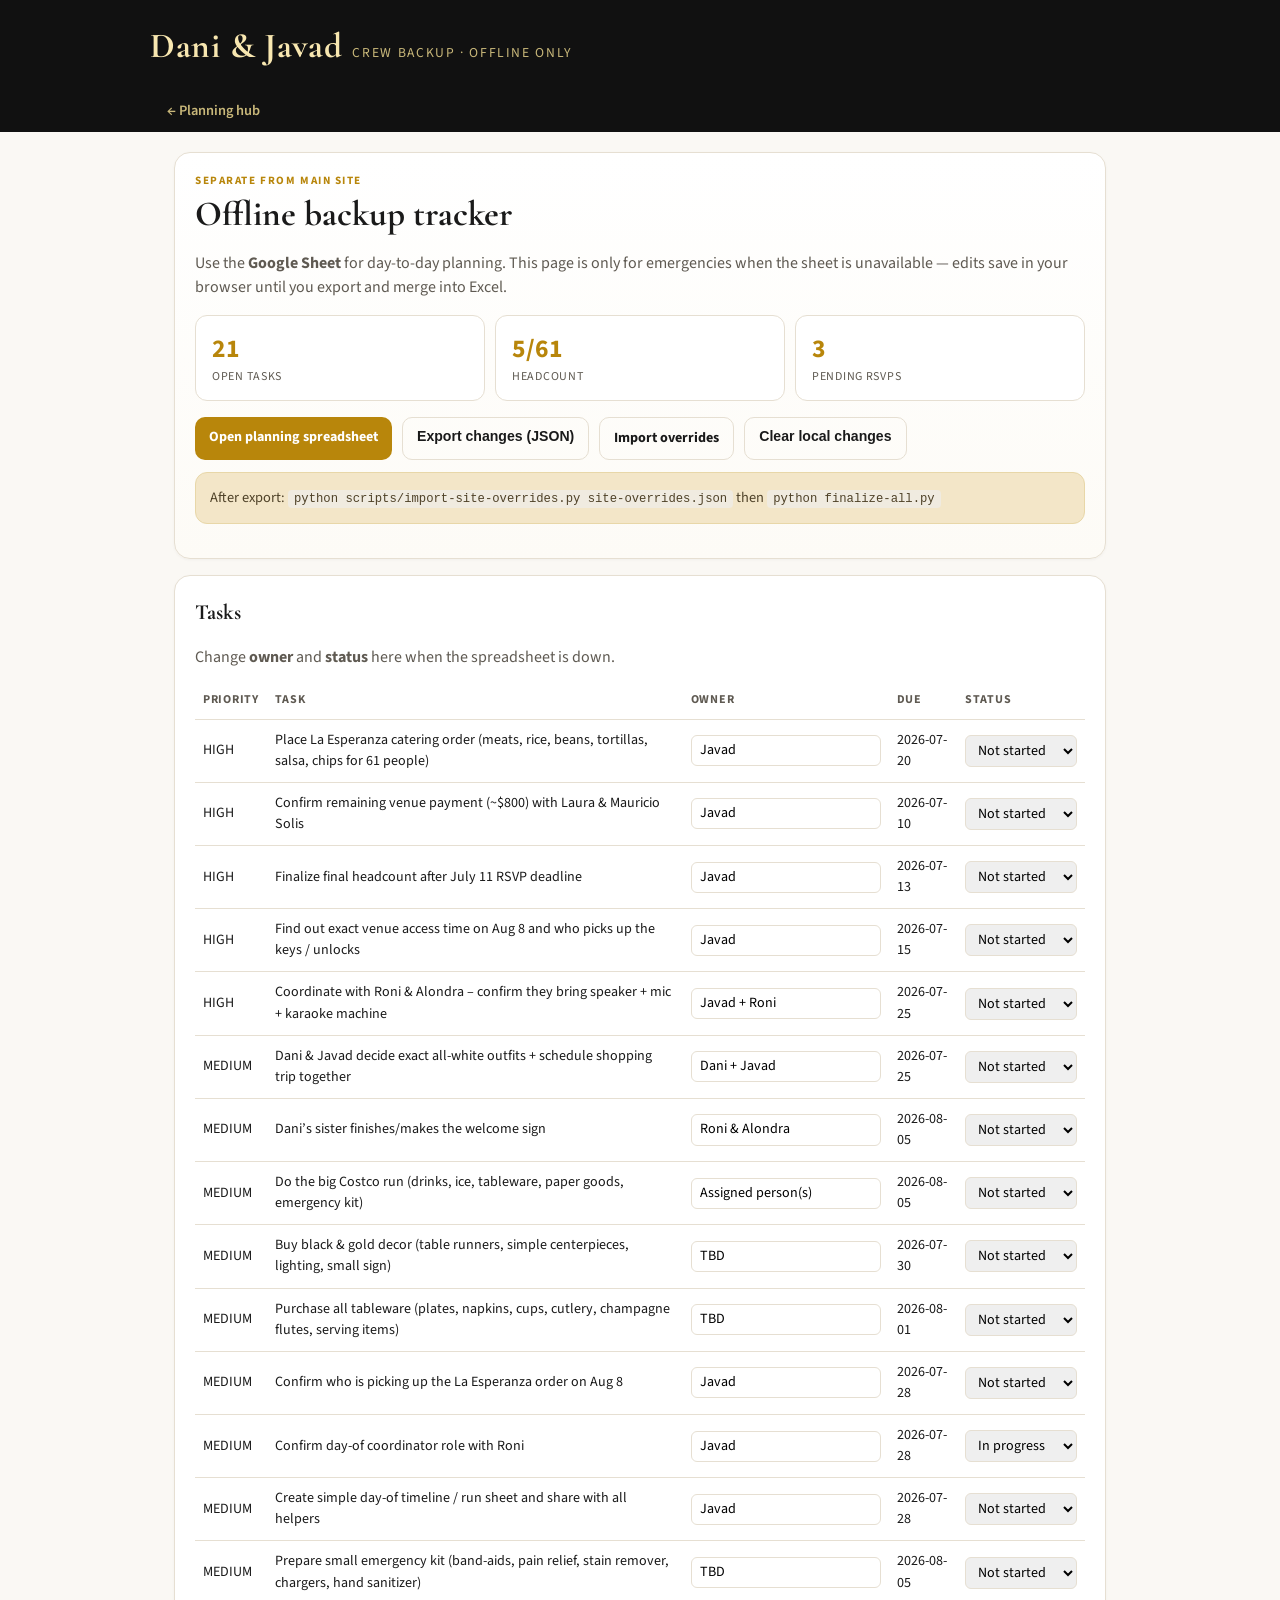
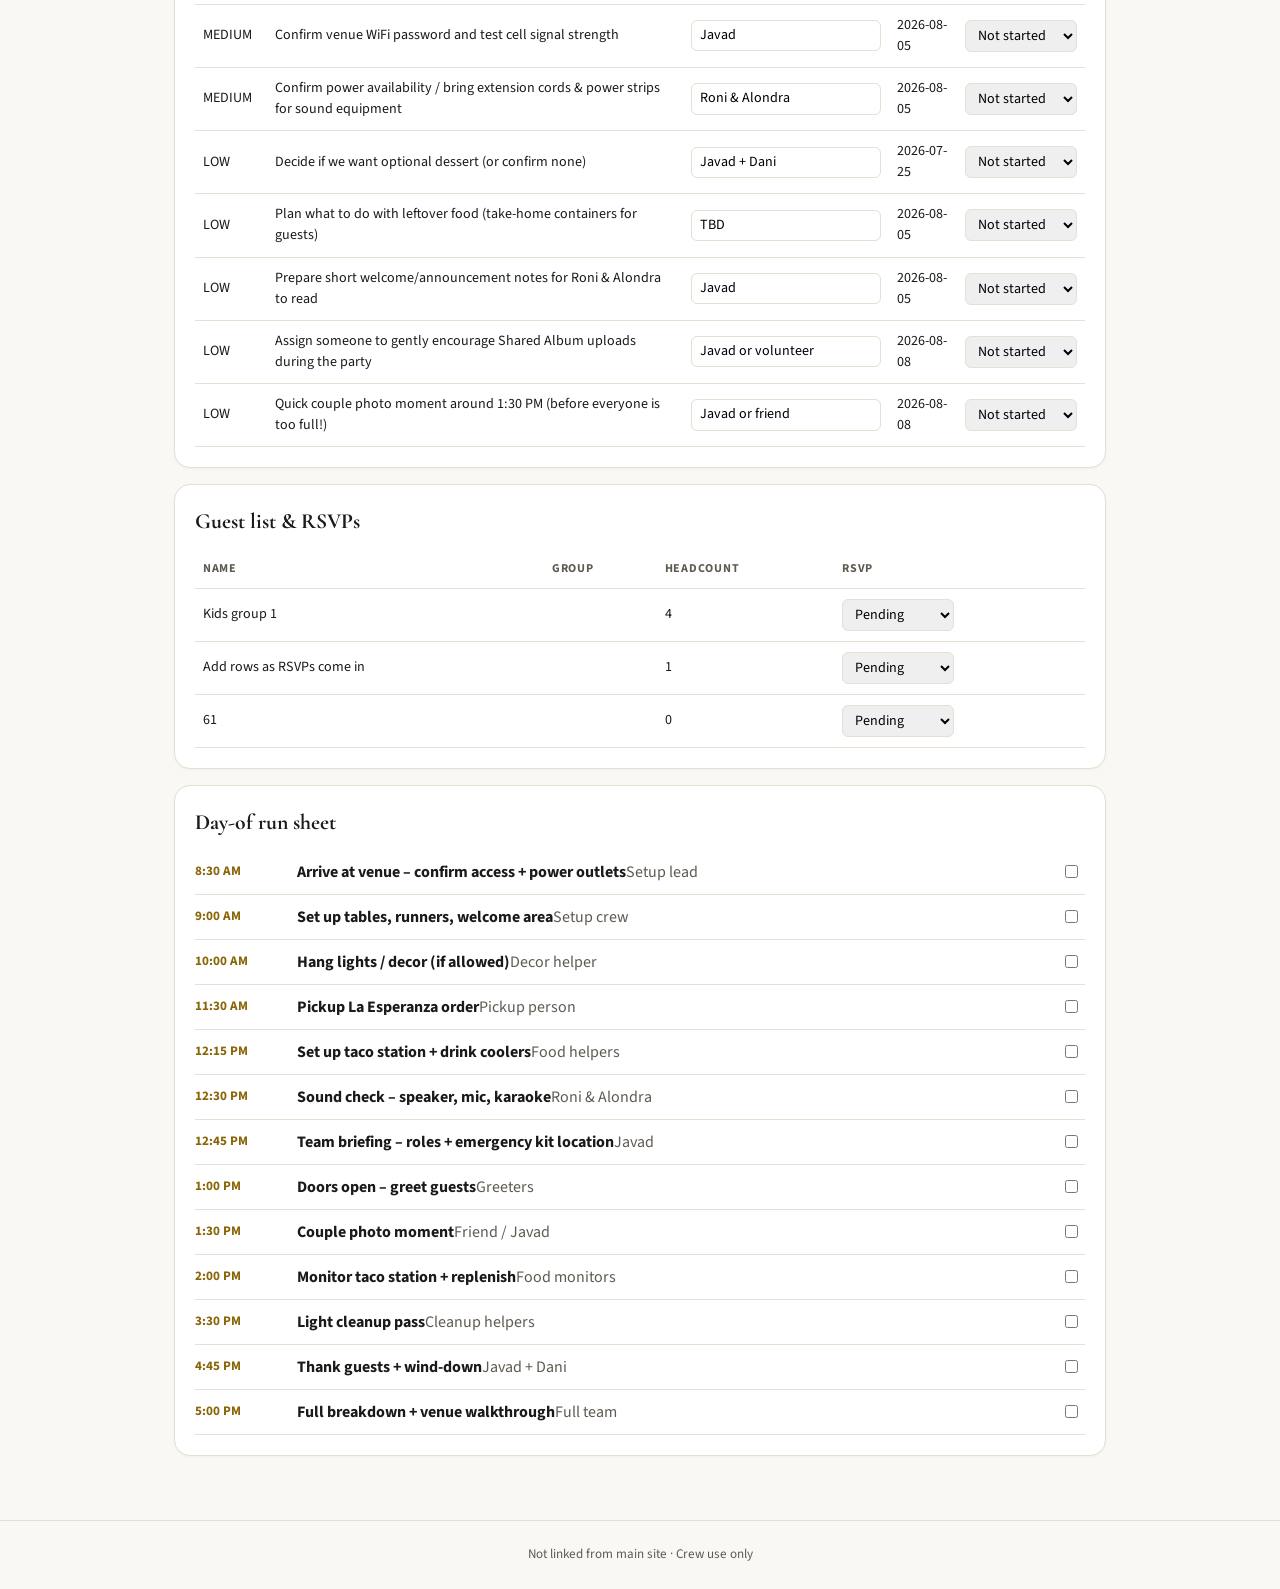
<file: crew-backup.html>
<!DOCTYPE html>
<html lang="en">
<head>
  <meta charset="UTF-8" />
  <meta name="viewport" content="width=device-width, initial-scale=1.0" />
  <meta name="robots" content="noindex, nofollow" />
  <title>Crew backup tracker — Dani &amp; Javad</title>
  <link href="https://fonts.googleapis.com/css2?family=Cormorant+Garamond:wght@600;700&family=Source+Sans+3:wght@400;600;700&display=swap" rel="stylesheet" />
  <link rel="stylesheet" href="styles.css" />
</head>
<body>
  <header class="site-header">
    <div class="site-header-inner">
      <div class="brand"><h1>Dani &amp; Javad</h1><span>Crew backup · offline only</span></div>
      <nav class="tabs" aria-label="Navigation">
        <a class="tab" href="index.html">← Planning hub</a>
      </nav>
    </div>
  </header>
  <main>
    <section class="panel hero-panel">
      <div class="label">Separate from main site</div>
      <h2 class="page-title">Offline backup tracker</h2>
      <p class="muted" id="manage-note">Use the <strong>Google Sheet</strong> for day-to-day planning. This page is only for emergencies when the sheet is unavailable — edits save in your browser until you export and merge into Excel.</p>
      <div class="stats">
        <div class="stat"><div class="num" id="stat-open">—</div><div class="lbl">Open tasks</div></div>
        <div class="stat"><div class="num" id="stat-guests">—</div><div class="lbl">Headcount</div></div>
        <div class="stat"><div class="num" id="stat-rsvp">—</div><div class="lbl">Pending RSVPs</div></div>
      </div>
      <div class="hero-actions">
        <a class="btn" href="https://docs.google.com/spreadsheets/d/1OM-zo0rfFiY0KM1G1baqGDpkikHExgEqZTfag3ZvRxw/edit?usp=sharing" target="_blank" rel="noopener">Open planning spreadsheet</a>
        <button type="button" class="btn btn-outline" id="export-overrides">Export changes (JSON)</button>
        <label class="btn btn-outline file-btn">Import overrides<input type="file" id="import-overrides-file" accept="application/json" hidden /></label>
        <button type="button" class="btn btn-outline" id="clear-overrides">Clear local changes</button>
      </div>
      <p class="note" style="margin-top:12px;">After export: <code>python scripts/import-site-overrides.py site-overrides.json</code> then <code>python finalize-all.py</code></p>
    </section>

    <section class="panel">
      <h3 class="section-title">Tasks</h3>
      <p class="muted" style="margin-bottom:12px;">Change <strong>owner</strong> and <strong>status</strong> here when the spreadsheet is down.</p>
      <datalist id="owner-suggestions"></datalist>
      <div class="table-wrap">
        <table class="data-table">
          <thead><tr><th>Priority</th><th>Task</th><th>Owner</th><th>Due</th><th>Status</th></tr></thead>
          <tbody id="task-table-body"></tbody>
        </table>
      </div>
    </section>

    <section class="panel">
      <h3 class="section-title">Guest list &amp; RSVPs</h3>
      <div class="table-wrap">
        <table class="data-table">
          <thead><tr><th>Name</th><th>Group</th><th>Headcount</th><th>RSVP</th></tr></thead>
          <tbody id="guest-table-body"></tbody>
        </table>
      </div>
    </section>

    <section class="panel">
      <h3 class="section-title">Day-of run sheet</h3>
      <ul class="run-list manage-run" id="manage-run-sheet"></ul>
    </section>
  </main>
  <footer class="site-footer">Not linked from main site · Crew use only</footer>
  <script src="config.js"></script>
  <script src="js/offline-store.js"></script>
  <script src="js/site-core.js"></script>
  <script src="js/manage.js"></script>
</body>
</html>
</file>
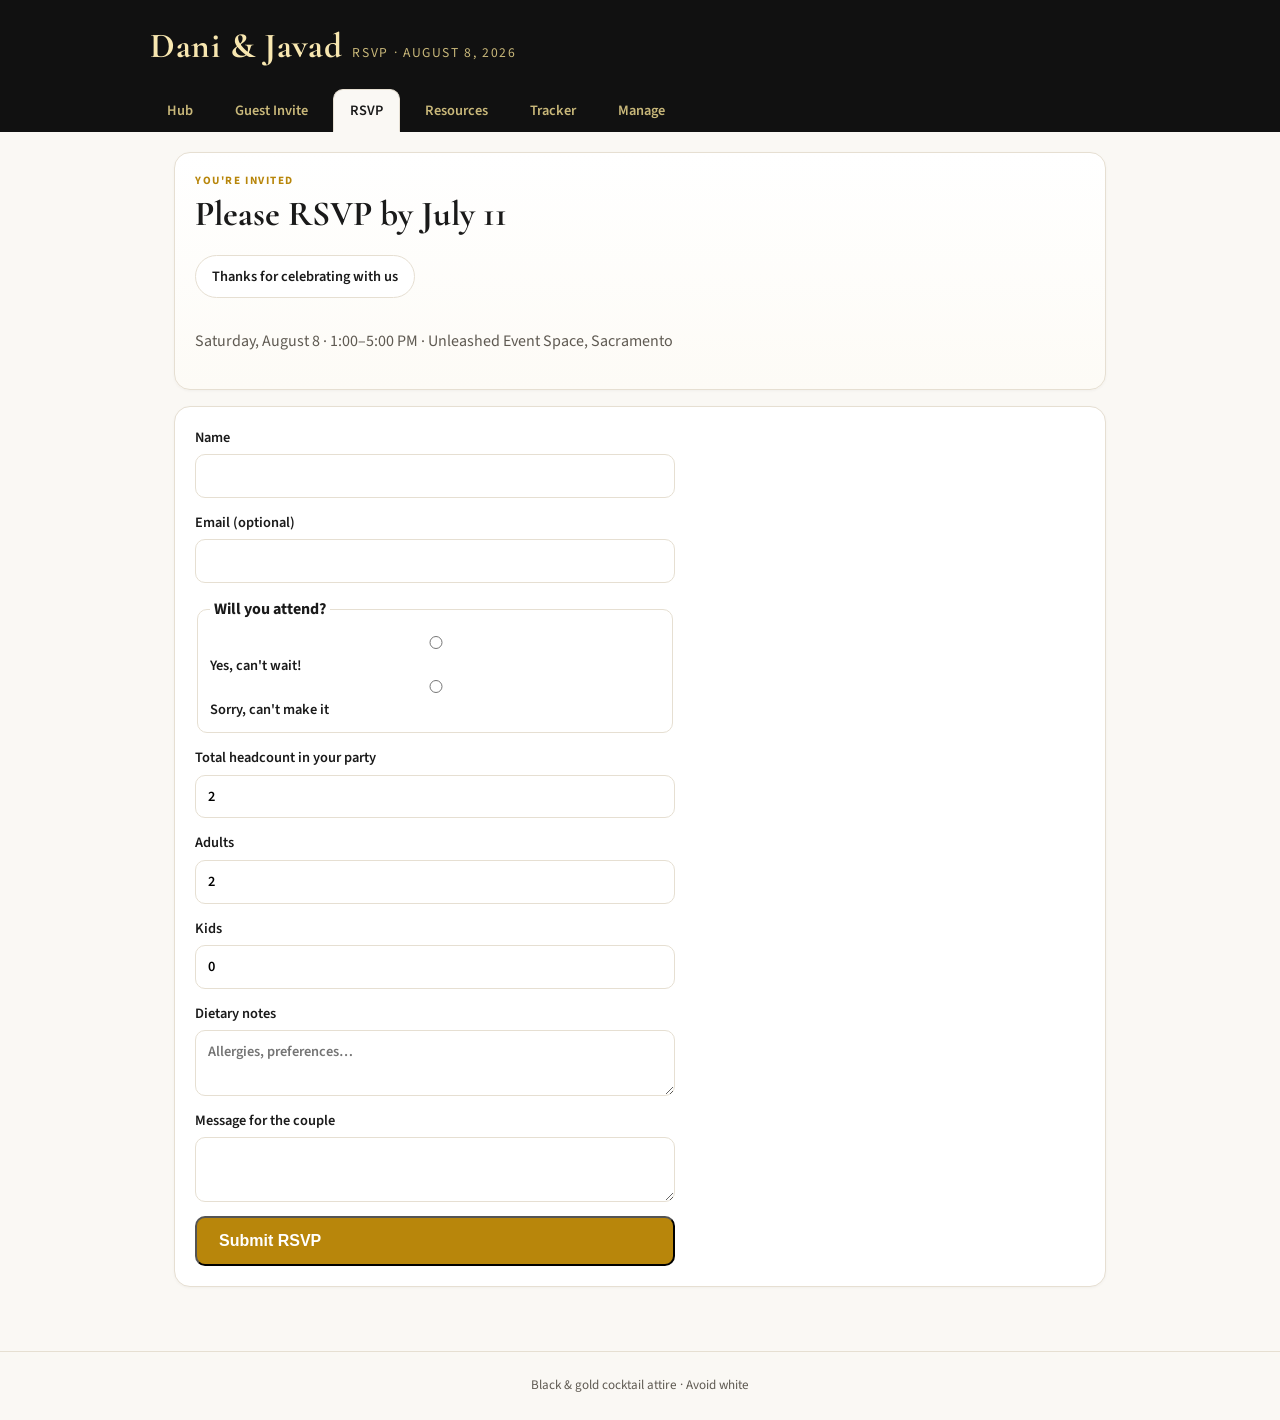
<file: crew/rsvp.html>
<!DOCTYPE html>
<html lang="en">
<head>
  <meta charset="UTF-8" />
  <meta name="viewport" content="width=device-width, initial-scale=1.0" />
  <meta name="robots" content="noindex" />
  <title>RSVP — Dani &amp; Javad Engagement Party</title>
  <link href="https://fonts.googleapis.com/css2?family=Cormorant+Garamond:wght@600;700&family=Source+Sans+3:wght@400;600;700&display=swap" rel="stylesheet" />
  <link rel="stylesheet" href="../styles.css" />
</head>
<body>
  <header class="site-header">
    <div class="site-header-inner">
      <div class="brand"><h1>Dani &amp; Javad</h1><span>RSVP · August 8, 2026</span></div>
      <nav class="tabs" aria-label="Planning sections">
        <a class="tab" href="index.html">Hub</a>
        <a class="tab" href="../index.html">Guest Invite</a>
        <span class="tab active" aria-current="page">RSVP</span>
        <a class="tab" href="resources.html">Resources</a>
        <a class="tab" href="tracker.html">Tracker</a>
        <a class="tab" href="manage.html">Manage</a>
      </nav>
    </div>
  </header>
  <main>
    <section class="panel hero-panel">
      <div class="label">You're invited</div>
      <h2 class="page-title">Please RSVP by July 11</h2>
      <p class="pill" id="rsvp-countdown" role="status"></p>
      <p class="muted">Saturday, August 8 · 1:00–5:00 PM · Unleashed Event Space, Sacramento</p>
    </section>

    <section class="panel">
      <form id="rsvp-form" class="rsvp-form">
        <label>Name <input name="name" required autocomplete="name" /></label>
        <label>Email (optional) <input name="email" type="email" autocomplete="email" /></label>
        <fieldset>
          <legend>Will you attend?</legend>
          <label><input type="radio" name="attending" value="yes" required /> Yes, can't wait!</label>
          <label><input type="radio" name="attending" value="no" /> Sorry, can't make it</label>
        </fieldset>
        <label>Total headcount in your party <input name="headcount" type="number" min="1" max="20" value="2" required /></label>
        <label>Adults <input name="adults" type="number" min="0" max="20" value="2" /></label>
        <label>Kids <input name="kids" type="number" min="0" max="20" value="0" /></label>
        <label>Dietary notes <textarea name="dietary" rows="2" placeholder="Allergies, preferences…"></textarea></label>
        <label>Message for the couple <textarea name="message" rows="2"></textarea></label>
        <button type="submit" class="btn btn-lg">Submit RSVP</button>
      </form>
      <div id="rsvp-success" class="note success-panel" hidden></div>
    </section>
  </main>
  <footer class="site-footer">Black &amp; gold cocktail attire · Avoid white</footer>
  <script src="../config.js"></script>
  <script src="../js/offline-store.js"></script>
  <script src="../js/site-core.js"></script>
  <script src="../js/rsvp.js"></script>
</body>
</html>
</file>
<file: styles.css>
:root {
  --ink: #1a1a1a;
  --gold: #b8860b;
  --gold-soft: #f3e6c8;
  --gold-deep: #8a6508;
  --muted: #5f5a52;
  --line: #e6dfd2;
  --white: #fff;
  --high: #fce4d6;
  --bg: #faf8f4;
  --header-bg: #111;
  --header-text: #f8e7b0;
}

* { box-sizing: border-box; }

html, body {
  margin: 0;
  padding: 0;
  background: var(--bg);
  font-family: "Source Sans 3", Arial, sans-serif;
  color: var(--ink);
  line-height: 1.5;
}

a { color: inherit; text-decoration: none; }
a:focus-visible { outline: 2px solid var(--gold); outline-offset: 2px; }

.site-header {
  background: var(--header-bg);
  color: var(--header-text);
  padding: 20px 24px 0;
}

.site-header-inner {
  max-width: 980px;
  margin: 0 auto;
}

.brand {
  display: flex;
  align-items: baseline;
  gap: 10px;
  flex-wrap: wrap;
  margin-bottom: 16px;
}

.brand h1 {
  margin: 0;
  font-family: "Cormorant Garamond", Georgia, serif;
  font-size: clamp(1.6rem, 4vw, 2.2rem);
  font-weight: 700;
  letter-spacing: 0.02em;
}

.brand span {
  font-size: 0.85rem;
  color: #c9b87a;
  letter-spacing: 0.12em;
  text-transform: uppercase;
}

.tabs {
  display: flex;
  gap: 8px;
  flex-wrap: wrap;
  padding-bottom: 0;
}

.tab {
  padding: 10px 16px;
  border-radius: 10px 10px 0 0;
  border: 1px solid transparent;
  background: transparent;
  font-size: 0.9rem;
  font-weight: 600;
  color: #c9b87a;
  transition: background 0.15s, color 0.15s;
}

.tab:hover { color: var(--header-text); background: rgba(255,255,255,0.06); }

.tab.active {
  background: var(--bg);
  color: var(--ink);
  border-color: var(--line);
  border-bottom-color: var(--bg);
}

main {
  max-width: 980px;
  margin: 0 auto;
  padding: 20px 24px 40px;
}

.panel {
  border: 1px solid var(--line);
  border-radius: 16px;
  background: var(--white);
  padding: 20px;
  margin-bottom: 16px;
  box-shadow: 0 1px 3px rgba(0,0,0,0.04);
}

.label {
  font-size: 0.7rem;
  letter-spacing: 0.14em;
  text-transform: uppercase;
  color: var(--gold);
  font-weight: 700;
}

h2.page-title {
  margin: 4px 0 8px;
  font-family: "Cormorant Garamond", Georgia, serif;
  font-size: clamp(1.6rem, 3.5vw, 2.2rem);
  line-height: 1.15;
}

h2, h3.section-title {
  margin: 0 0 12px;
  font-family: "Cormorant Garamond", Georgia, serif;
  font-size: 1.35rem;
}

.muted { color: var(--muted); }

.stats {
  display: grid;
  grid-template-columns: repeat(auto-fit, minmax(140px, 1fr));
  gap: 10px;
  margin-top: 16px;
}

.stat {
  border: 1px solid var(--line);
  border-radius: 12px;
  padding: 14px 16px;
  background: #fff;
}

.stat .num {
  font-size: 1.6rem;
  font-weight: 700;
  color: var(--gold);
}

.stat .lbl {
  font-size: 0.75rem;
  color: var(--muted);
  text-transform: uppercase;
  letter-spacing: 0.06em;
}

.grid {
  display: grid;
  grid-template-columns: 1.15fr 0.85fr;
  gap: 16px;
}

@media (max-width: 820px) {
  .grid { grid-template-columns: 1fr; }
}

.row {
  display: grid;
  grid-template-columns: 118px 1fr;
  gap: 8px;
  padding: 8px 0;
  border-bottom: 1px solid var(--line);
}

.row:last-child { border-bottom: 0; }
.row dt { font-weight: 700; color: var(--muted); font-size: 0.88rem; margin: 0; }
.row dd { margin: 0; font-size: 0.94rem; }

.deadline {
  display: grid;
  grid-template-columns: 96px 1fr;
  gap: 8px;
  padding: 10px 12px;
  border-radius: 10px;
  background: var(--high);
  border: 1px solid #f2d4bf;
  margin-top: 8px;
}

.deadline time { font-weight: 700; color: #9a4f1f; font-size: 0.84rem; }
.deadline p { margin: 0; font-size: 0.9rem; }

.action {
  display: flex;
  justify-content: space-between;
  gap: 10px;
  padding: 14px;
  border: 1px solid var(--line);
  border-radius: 12px;
  background: #fcfaf6;
  margin-bottom: 8px;
  transition: border-color 0.15s;
}

.action:hover { border-color: #d8c38f; }
.action strong { display: block; font-size: 0.95rem; }
.action span { color: var(--muted); font-size: 0.86rem; }

.role-card {
  padding: 12px 14px;
  border-radius: 10px;
  background: var(--gold-soft);
  border: 1px solid #e8d7a8;
  margin-bottom: 8px;
}

.role-card span { color: var(--muted); font-size: 0.88rem; }

.journey {
  display: grid;
  grid-template-columns: repeat(4, 1fr);
  gap: 10px;
  margin-top: 16px;
}

@media (max-width: 640px) {
  .journey { grid-template-columns: 1fr 1fr; }
}

.step {
  text-align: center;
  padding: 12px 8px;
  border: 1px solid var(--line);
  border-radius: 10px;
  background: #fff;
}

.step .n {
  width: 28px;
  height: 28px;
  margin: 0 auto 6px;
  border-radius: 50%;
  background: #111;
  color: #f8e7b0;
  display: flex;
  align-items: center;
  justify-content: center;
  font-weight: 700;
  font-size: 0.82rem;
}

.step strong { display: block; font-size: 0.86rem; }
.step span { color: var(--muted); font-size: 0.76rem; }

.connect {
  margin-top: 16px;
  padding: 14px;
  border-radius: 12px;
  background: var(--gold-soft);
  border: 1px solid #e8d7a8;
  font-size: 0.9rem;
  color: #4f4228;
}

.pill {
  display: inline-flex;
  margin-top: 12px;
  padding: 10px 16px;
  border-radius: 999px;
  border: 1px solid var(--line);
  background: #fff;
  font-weight: 600;
  font-size: 0.9rem;
}

.btn {
  display: inline-flex;
  padding: 10px 14px;
  border-radius: 10px;
  background: var(--gold);
  color: #fff;
  font-weight: 700;
  font-size: 0.88rem;
  transition: background 0.15s;
}

.btn:hover { background: var(--gold-deep); }

.btn-dark {
  background: #111;
  color: #f8e7b0;
}

.btn-dark:hover { background: #333; }

.jump {
  display: flex;
  gap: 8px;
  flex-wrap: wrap;
  margin-top: 14px;
}

.jump a {
  padding: 8px 12px;
  border-radius: 9px;
  background: #111;
  color: #f8e7b0;
  font-size: 0.82rem;
  font-weight: 600;
}

.grid2 {
  display: grid;
  grid-template-columns: 1fr 1fr;
  gap: 16px;
}

@media (max-width: 720px) {
  .grid2 { grid-template-columns: 1fr; }
}

.info {
  padding: 8px 0;
  border-bottom: 1px solid var(--line);
  font-size: 0.92rem;
}

.info:last-child { border-bottom: 0; }
.info strong { color: var(--muted); display: inline-block; min-width: 108px; }

.contact {
  display: grid;
  grid-template-columns: 76px 1fr;
  gap: 12px;
  padding: 14px;
  border: 1px solid var(--line);
  border-radius: 14px;
  background: #fcfaf6;
  margin-bottom: 10px;
}

.contact.full { grid-template-columns: 1fr; }

.avatar {
  width: 76px;
  height: 76px;
  border-radius: 12px;
  object-fit: cover;
  border: 2px solid #e8d7a8;
}

.contact h3 { margin: 0 0 4px; font-size: 1rem; }

.role-label {
  color: var(--gold);
  font-weight: 700;
  font-size: 0.82rem;
  margin-bottom: 4px;
}

.tel {
  display: inline-flex;
  padding: 8px 12px;
  border-radius: 9px;
  background: #111;
  color: #fff;
  font-weight: 700;
  font-size: 0.84rem;
  margin-top: 6px;
}

.tiles {
  display: grid;
  grid-template-columns: repeat(auto-fit, minmax(200px, 1fr));
  gap: 12px;
}

.tile {
  border: 1px solid var(--line);
  border-radius: 14px;
  padding: 16px;
  background: #fff;
}

.tile h3 { margin: 0 0 6px; font-size: 0.95rem; }
.tile p { margin: 0 0 10px; color: var(--muted); font-size: 0.86rem; }

.tag {
  display: inline-block;
  padding: 4px 10px;
  border-radius: 999px;
  background: var(--gold-soft);
  font-size: 0.74rem;
  font-weight: 700;
  color: #7a5d00;
}

.tag.soon { background: #eee; color: #666; }

.doc {
  display: flex;
  justify-content: space-between;
  align-items: center;
  gap: 10px;
  flex-wrap: wrap;
  padding: 14px;
  border: 1px dashed #d8c38f;
  border-radius: 12px;
  background: #fffdf7;
  margin-bottom: 10px;
}

.note {
  padding: 14px;
  border-radius: 12px;
  background: var(--gold-soft);
  border: 1px solid #e8d7a8;
  color: #4f4228;
  font-size: 0.9rem;
}

.site-footer {
  text-align: center;
  color: var(--muted);
  font-size: 0.82rem;
  padding: 24px;
  border-top: 1px solid var(--line);
  margin-top: 8px;
}

.hero-panel { background: linear-gradient(180deg, #fff 0%, #fdfbf6 100%); }

.sync-note {
  font-size: 0.8rem;
  color: var(--muted);
  margin: 10px 0 0;
}

.progress-track {
  height: 6px;
  background: var(--line);
  border-radius: 999px;
  margin-top: 14px;
  overflow: hidden;
}

.progress-fill {
  height: 100%;
  background: linear-gradient(90deg, var(--gold), #d4a82a);
  border-radius: 999px;
  transition: width 0.4s ease;
}

.hero-actions {
  display: flex;
  gap: 10px;
  flex-wrap: wrap;
  margin-top: 16px;
}

.btn-outline {
  background: transparent;
  color: var(--ink);
  border: 1px solid var(--line);
}

.btn-outline:hover { background: #fcfaf6; }

.task-list {
  list-style: none;
  margin: 0;
  padding: 0;
}

.task-item {
  display: flex;
  justify-content: space-between;
  align-items: flex-start;
  gap: 12px;
  padding: 12px 0;
  border-bottom: 1px solid var(--line);
}

.task-item:last-child { border-bottom: 0; }

.task-list.compact .task-item { padding: 10px 0; }

.task-main { flex: 1; }

.task-main strong {
  display: block;
  font-size: 0.92rem;
  margin: 2px 0 4px;
}

.task-priority {
  font-size: 0.68rem;
  font-weight: 700;
  letter-spacing: 0.08em;
  text-transform: uppercase;
  color: var(--gold);
}

.task-meta {
  font-size: 0.8rem;
  color: var(--muted);
}

.task-status {
  font-size: 0.78rem;
  font-weight: 700;
  padding: 4px 8px;
  border-radius: 999px;
  background: #eee;
  white-space: nowrap;
}

.status-done .task-status { background: #e6f4ea; color: #1e6b3a; }
.status-progress .task-status { background: var(--gold-soft); color: #7a5d00; }
.status-open .task-status { background: #f5f5f5; color: #666; }

.agenda-list, .run-list {
  list-style: none;
  margin: 0;
  padding: 0;
}

.agenda-item, .run-item {
  display: grid;
  grid-template-columns: 110px 1fr;
  gap: 12px;
  padding: 10px 0;
  border-bottom: 1px solid var(--line);
  align-items: start;
}

.agenda-item time, .run-item time {
  font-weight: 700;
  font-size: 0.82rem;
  color: var(--gold-deep);
}

.run-item {
  grid-template-columns: 90px 1fr 24px;
}

.run-item.done { opacity: 0.55; }
.run-item .check { font-weight: 700; color: var(--gold); }

.budget-summary { display: grid; gap: 10px; }

.budget-row {
  display: flex;
  justify-content: space-between;
  padding: 10px 12px;
  border: 1px solid var(--line);
  border-radius: 10px;
  background: #fcfaf6;
}

.share-panel { background: var(--gold-soft); border-color: #e8d7a8; }

.share-box {
  display: flex;
  gap: 10px;
  flex-wrap: wrap;
  margin-top: 12px;
}

.share-box input {
  flex: 1;
  min-width: 200px;
  padding: 10px 12px;
  border: 1px solid var(--line);
  border-radius: 10px;
  font-size: 0.9rem;
  background: #fff;
}

code {
  font-size: 0.85em;
  background: #f0ebe0;
  padding: 2px 6px;
  border-radius: 4px;
}

.mode-banner {
  max-width: 980px;
  margin: 12px auto 0;
  padding: 10px 16px;
  border-radius: 10px;
  font-size: 0.88rem;
}

.mode-banner.site-first { background: #e8f4ea; border: 1px solid #b8dfc4; color: #1e5a32; }
.mode-banner.offline { background: #fff3e0; border: 1px solid #f0d4a8; color: #7a4f00; }

.hero-visual {
  background: linear-gradient(135deg, #1a1a1a 0%, #2a2418 50%, #1a1a1a 100%);
  color: #f8f0d8;
  border-color: #3d3520;
}

.hero-visual .page-title,
.hero-visual .label { color: #f8e7b0; }
.hero-visual .muted { color: #c9b87a; }
.hero-visual .pill { background: rgba(255,255,255,0.1); border-color: #5a4f30; color: #fff; }
.hero-visual .stat { background: rgba(255,255,255,0.06); border-color: #4a4030; }
.hero-visual .stat .num { color: #f8e7b0; }
.hero-visual .stat .lbl { color: #a89870; }

.btn-lg { padding: 14px 22px; font-size: 1rem; }

.skip-link {
  position: absolute;
  left: -9999px;
  top: 0;
  z-index: 100;
  padding: 8px 16px;
  background: #111;
  color: #f8e7b0;
}

.skip-link:focus { left: 8px; top: 8px; }

.faq-list { display: grid; gap: 8px; }
.faq-item { border: 1px solid var(--line); border-radius: 10px; padding: 12px 14px; background: #fcfaf6; }
.faq-item summary { font-weight: 700; cursor: pointer; }
.faq-item p { margin: 8px 0 0; color: var(--muted); }

.rsvp-form { display: grid; gap: 14px; max-width: 480px; }
.rsvp-form label { display: grid; gap: 6px; font-weight: 600; font-size: 0.9rem; }
.rsvp-form input, .rsvp-form textarea, .rsvp-form select {
  padding: 10px 12px;
  border: 1px solid var(--line);
  border-radius: 10px;
  font: inherit;
}
.rsvp-form fieldset { border: 1px solid var(--line); border-radius: 10px; padding: 12px; }
.rsvp-form legend { font-weight: 700; padding: 0 4px; }

.success-panel { margin-top: 16px; }

.table-wrap { overflow-x: auto; }
.data-table { width: 100%; border-collapse: collapse; font-size: 0.88rem; }
.data-table th, .data-table td { padding: 10px 8px; border-bottom: 1px solid var(--line); text-align: left; }
.data-table th { font-size: 0.75rem; text-transform: uppercase; letter-spacing: 0.06em; color: var(--muted); }
.data-table select,
.data-table .owner-input { font: inherit; padding: 4px 8px; border-radius: 6px; border: 1px solid var(--line); min-width: 7rem; }

.manage-run .run-item { grid-template-columns: 90px 1fr 28px; align-items: center; }
.file-btn { cursor: pointer; display: inline-flex; align-items: center; }

button:focus-visible, input:focus-visible, select:focus-visible, textarea:focus-visible, summary:focus-visible {
  outline: 2px solid var(--gold);
  outline-offset: 2px;
}

.optional-link { opacity: 0.85; }

@media print {
  .no-print, .site-header, .hero-actions, .mode-banner { display: none !important; }
  .panel { break-inside: avoid; box-shadow: none; }
  body { background: #fff; }
}
</file>
